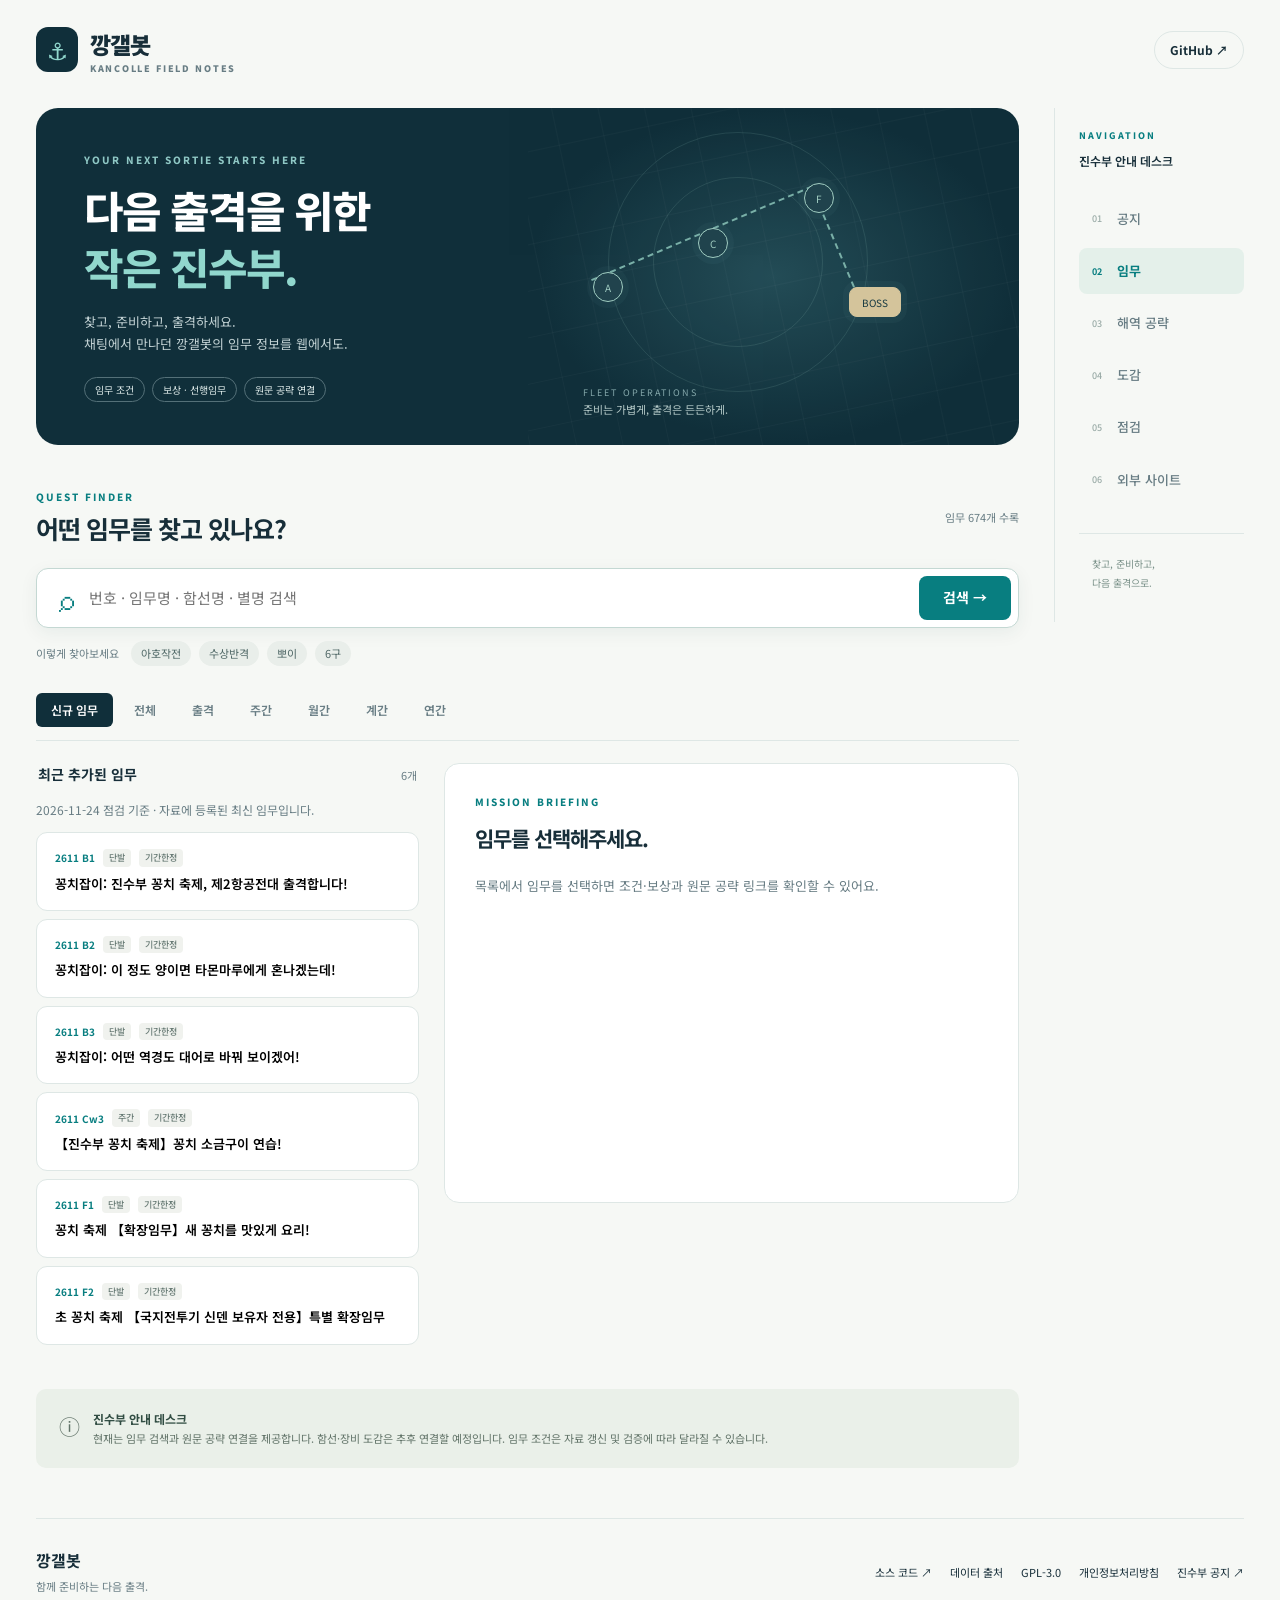
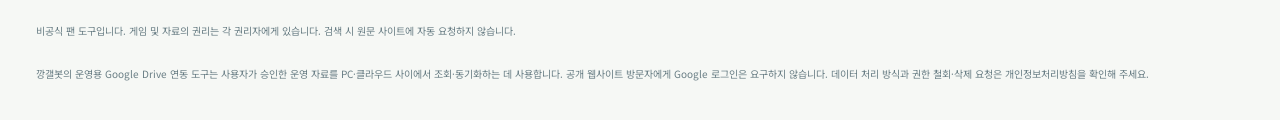
<file: web/index.html>
<!doctype html>
<html lang="ko">
<head>
  <meta charset="utf-8"><meta name="viewport" content="width=device-width,initial-scale=1">
  <meta name="google-site-verification" content="w5wlBP9_Tr3GfutbOTsvySRRIB2qvtBJwd-SGm5O2n0" />
  <meta name="description" content="칸코레 임무를 번호, 제목, 함선명과 별명으로 검색하세요. 깡갤봇 진수부 안내 데스크.">
  <meta name="color-scheme" content="light"><title>깡갤봇 · 진수부 안내 데스크</title>
  <link rel="stylesheet" href="style.css"><link rel="stylesheet" href="navigation.css"><script defer src="app.js"></script>
</head>
<body>
<header class="top"><a class="brand" href="./"><span class="brand-icon" aria-hidden="true">⚓</span><span>깡갤봇<small>KANCOLLE FIELD NOTES</small></span></a><div class="top-actions"><a class="github" href="https://github.com/kinggall/KKanggallbot" target="_blank" rel="noopener noreferrer">GitHub ↗</a><button id="menu-toggle" type="button" aria-expanded="false" aria-controls="site-menu">메뉴 ☰</button></div></header>
<div class="site-layout"><main>
  <section class="hero" data-view="quests"><div class="hero-copy"><p class="eyebrow">YOUR NEXT SORTIE STARTS HERE</p><h1>다음 출격을 위한<br><span>작은 진수부.</span></h1><p class="intro">찾고, 준비하고, 출격하세요.<br>채팅에서 만나던 깡갤봇의 임무 정보를 웹에서도.</p><div class="hero-tags"><span>임무 조건</span><span>보상 · 선행임무</span><span>원문 공략 연결</span></div></div><div class="hero-chart" aria-hidden="true"><div class="chart-grid"></div><div class="radar-circle one"></div><div class="radar-circle two"></div><div class="chart-route"></div><span class="point p1">A</span><span class="point p2">C</span><span class="point p3">F</span><span class="point p4">BOSS</span><div class="chart-note">FLEET OPERATIONS<br><strong>준비는 가볍게, 출격은 든든하게.</strong></div></div></section>
  <section class="desk" data-view="quests" aria-labelledby="search-title"><div class="section-heading"><div><p class="eyebrow">QUEST FINDER</p><h2 id="search-title">어떤 임무를 찾고 있나요?</h2></div><span id="catalog-count" class="count">자료 불러오는 중</span></div>
  <form id="search-form" role="search"><label class="sr-only" for="query">임무 번호, 제목, 함선명 또는 별명</label><div class="search-box"><span aria-hidden="true">⌕</span><input id="query" type="search" placeholder="번호 · 임무명 · 함선명 · 별명 검색" autocomplete="off" maxlength="120"><button id="search-button" type="submit" disabled>검색 <span aria-hidden="true">→</span></button></div></form>
  <div class="examples"><span>이렇게 찾아보세요</span><button data-query="아호작전">아호작전</button><button data-query="수상반격">수상반격</button><button data-query="뽀이">뽀이</button><button data-query="6구">6구</button></div>
  <div class="filters" aria-label="임무 필터"><button class="active" data-filter="new" aria-pressed="true">신규 임무</button><button data-filter="all" aria-pressed="false">전체</button><button data-filter="sortie" aria-pressed="false">출격</button><button data-filter="weekly" aria-pressed="false">주간</button><button data-filter="monthly" aria-pressed="false">월간</button><button data-filter="quarterly" aria-pressed="false">계간</button><button data-filter="annual" aria-pressed="false">연간</button></div>
  <div class="workspace"><section class="results-panel"><div class="results-heading"><h3 id="results-title">최근 추가된 임무</h3><span id="result-count"></span></div><p id="status" role="status" aria-live="polite">임무 데이터를 불러오고 있어요.</p><div id="results"></div><button id="more" class="more" hidden>더 보기</button></section><article id="detail" class="detail-panel" aria-labelledby="detail-title"><p class="eyebrow">MISSION BRIEFING</p><h2 id="detail-title">오늘은 어떤 출격을 할까요?</h2><p class="empty-description">왼쪽 목록에서 임무를 선택하면<br>조건과 보상, 다음 임무를 확인할 수 있어요.</p><div class="empty-anchor" aria-hidden="true">⚓</div><p class="small-note">공략 사진과 본문은 재게시하지 않습니다.<br>공략은 원문 사이트에서 확인하세요.</p></article></div>
  </section>
  <section class="notice" data-view="quests"><span aria-hidden="true">ⓘ</span><p><strong>진수부 안내 데스크</strong><br>현재는 임무 검색과 원문 공략 연결을 제공합니다. 함선·장비 도감은 추후 연결할 예정입니다. 임무 조건은 자료 갱신 및 검증에 따라 달라질 수 있습니다.</p></section>
  <section class="page-panel" data-view="notice" hidden aria-labelledby="notice-title"><p class="eyebrow">NOTICE BOARD</p><h1 id="notice-title">진수부 공지</h1><p class="page-intro">함께 출격하기 전에, 잠깐 확인해주세요.</p><article class="info-card"><span class="card-label">이용수칙</span><h2>서로 편안한 진수부를 위해</h2><ol class="rules"><li>진수부 인증 후 입장해주세요.</li><li>정치 떡밥·패드립·분탕은 금지합니다.</li><li>개인 간 분쟁은 차단으로 대응해주세요. 상대방 신고는 하지 않습니다.</li></ol><p class="small-note">이외 문의사항은 왕갤 1:1 톡을 이용해주세요.</p><a class="text-link" href="https://kinggall.tistory.com/" target="_blank" rel="noopener noreferrer">기존 진수부 공지 보기 ↗</a></article><article class="info-card"><span class="card-label">사이트 안내</span><h2>필요한 정보만, 가볍게</h2><p>임무 번호·제목·함선명·별명으로 임무를 찾아보세요. 조건과 보상, 선행·후속 임무를 연결해서 확인할 수 있습니다.</p><p>공략 사진과 본문은 재게시하지 않으며 원문 사이트로 안내합니다. 자료는 최신 게임 내용과 차이가 있을 수 있습니다.</p><a class="text-link" href="https://github.com/kinggall/KKanggallbot/commits/main/" target="_blank" rel="noopener noreferrer">봇·웹 변경 이력 ↗</a></article></section>
  <section class="page-panel" data-view="maps" hidden aria-labelledby="maps-title"><p class="eyebrow">SORTIE DIRECTORY</p><h1 id="maps-title">해역 공략</h1><p class="page-intro">해역을 선택하면 제카마시의 일반해역 원문 공략으로 이동합니다.</p><div id="map-directory"></div><p class="small-note">다게이지 해역은 원문 페이지 안에서 해당 게이지를 확인하세요. 링크 대상의 최신 정보는 원문에서 확인해주세요.</p></section>
  <section class="page-panel" data-view="catalog" hidden aria-labelledby="catalog-title"><p class="eyebrow">FLEET ARCHIVE</p><h1 id="catalog-title">도감</h1><p class="page-intro">우리 함대의 다음 준비를 위한 기록.</p><div class="directory-grid"><article class="info-card"><span class="card-label">준비 중</span><h2>함선 도감</h2><p>함선 능력치·개장·슬롯·초기장비를 연결할 예정입니다.</p><p class="bot-hint">현재는 채팅에서<br><code>!칸무스 카가</code><br><code>!슬롯 카가</code></p></article><article class="info-card"><span class="card-label">준비 중</span><h2>장비 도감</h2><p>장비 능력치와 개발·개수·피트 정보를 연결할 예정입니다.</p><p class="bot-hint">현재는 채팅에서<br><code>!장비 12cm 단장포</code><br><code>!개수 #7</code></p></article></div><a class="text-link" href="#page=quests">함선명으로 관련 임무 찾기 →</a></section>
  <section class="page-panel" data-view="maintenance" hidden aria-labelledby="maintenance-title"><p class="eyebrow">MAINTENANCE LOG</p><h1 id="maintenance-title">게임 점검</h1><p class="page-intro">게임 점검과 웹·봇 업데이트는 따로 안내합니다.</p><article class="info-card"><span class="card-label">일정 미등록</span><h2>등록된 다음 점검 일정이 없습니다.</h2><p>점검이 없다는 뜻은 아닙니다. 확인된 일정과 출처가 준비되면 이곳에 안내하겠습니다.</p><a class="text-link" href="https://x.com/KanColle_STAFF" target="_blank" rel="noopener noreferrer">칸코레 공식 운영 공지 확인 ↗</a></article><article class="info-card"><h2>점검 이후 추가된 임무</h2><p id="maintenance-data-date">등록된 임무 자료의 기준일을 불러오는 중입니다.</p><a class="text-link" href="#page=quests">임무 메뉴에서 신규 임무 보기 →</a><p class="small-note">임무 자료의 기준일은 다음 점검 날짜나 실시간 게임 운영 상태가 아닙니다.</p></article></section>
  <section class="page-panel" data-view="links" hidden aria-labelledby="links-title"><p class="eyebrow">USEFUL LINKS</p><h1 id="links-title">외부 사이트</h1><p class="page-intro">진수부에서 자주 찾는 항로를 모았습니다.</p><div class="directory-grid"><a class="info-card link-card" href="https://wikiwiki.jp/kancolle/" target="_blank" rel="noopener noreferrer"><span class="card-label">일본 위키</span><h2>칸코레 공략 Wiki ↗</h2><p>임무·해역·장비의 상세 조건과 검증 정보.</p></a><a class="info-card link-card" href="https://zekamashi.net/" target="_blank" rel="noopener noreferrer"><span class="card-label">출격 공략</span><h2>제카마시 ↗</h2><p>해역과 임무별 편성 예시·공략.</p></a><a class="info-card link-card" href="https://kanlog.info/" target="_blank" rel="noopener noreferrer"><span class="card-label">드랍 정보</span><h2>艦ろぐ · kanlog ↗</h2><p>해역별 드랍 집계와 레어 함선 정보.</p></a><a class="info-card link-card" href="https://akashi-list.me/" target="_blank" rel="noopener noreferrer"><span class="card-label">개수 정보</span><h2>아카시 리스트 ↗</h2><p>요일별 개수와 장비 관련 자료.</p></a><a class="info-card link-card" href="https://namu.wiki/w/%ED%95%A8%EB%8C%80%20%EC%BB%AC%EB%A0%89%EC%85%98" target="_blank" rel="noopener noreferrer"><span class="card-label">한국어 안내</span><h2>나무위키 ↗</h2><p>한국어로 읽는 칸코레 기본 정보.</p></a><a class="info-card link-card" href="https://luckyjervis.com/GotoBrowser/" target="_blank" rel="noopener noreferrer"><span class="card-label">플레이 도구</span><h2>GotoBrowser ↗</h2><p>안드로이드용 칸코레 브라우저 안내.</p></a></div><p class="small-note">외부 사이트는 각 운영자가 관리합니다. 정보 기준과 이용 조건을 확인해주세요.</p></section>
</main><aside class="side-nav" aria-label="사이트 메뉴"><div class="side-nav-top"><span class="eyebrow">NAVIGATION</span><span class="side-nav-subtitle">진수부 안내 데스크</span></div><nav id="site-menu" aria-label="주 메뉴"><a data-page="notice" href="#page=notice"><span aria-hidden="true">01</span>공지</a><a data-page="quests" href="#page=quests" aria-current="page"><span aria-hidden="true">02</span>임무</a><a data-page="maps" href="#page=maps"><span aria-hidden="true">03</span>해역 공략</a><a data-page="catalog" href="#page=catalog"><span aria-hidden="true">04</span>도감</a><a data-page="maintenance" href="#page=maintenance"><span aria-hidden="true">05</span>점검</a><a data-page="links" href="#page=links"><span aria-hidden="true">06</span>외부 사이트</a></nav><p class="side-note">찾고, 준비하고,<br>다음 출격으로.</p></aside></div>
<footer><div><strong>깡갤봇</strong><p>함께 준비하는 다음 출격.</p></div><nav aria-label="사이트 정보"><a href="https://github.com/kinggall/KKanggallbot" target="_blank" rel="noopener noreferrer">소스 코드 ↗</a><a href="THIRD_PARTY_NOTICES.md">데이터 출처</a><a href="LICENSE">GPL-3.0</a><a href="privacy.html">개인정보처리방침</a><a href="https://kinggall.tistory.com/" target="_blank" rel="noopener noreferrer">진수부 공지 ↗</a></nav><p class="disclaimer">비공식 팬 도구입니다. 게임 및 자료의 권리는 각 권리자에게 있습니다. 검색 시 원문 사이트에 자동 요청하지 않습니다.</p><p class="disclaimer">깡갤봇의 운영용 Google Drive 연동 도구는 사용자가 승인한 운영 자료를 PC·클라우드 사이에서 조회·동기화하는 데 사용합니다. 공개 웹사이트 방문자에게 Google 로그인은 요구하지 않습니다. 데이터 처리 방식과 권한 철회·삭제 요청은 <a href="privacy.html">개인정보처리방침</a>을 확인해 주세요.</p></footer>
</body></html>
</file>
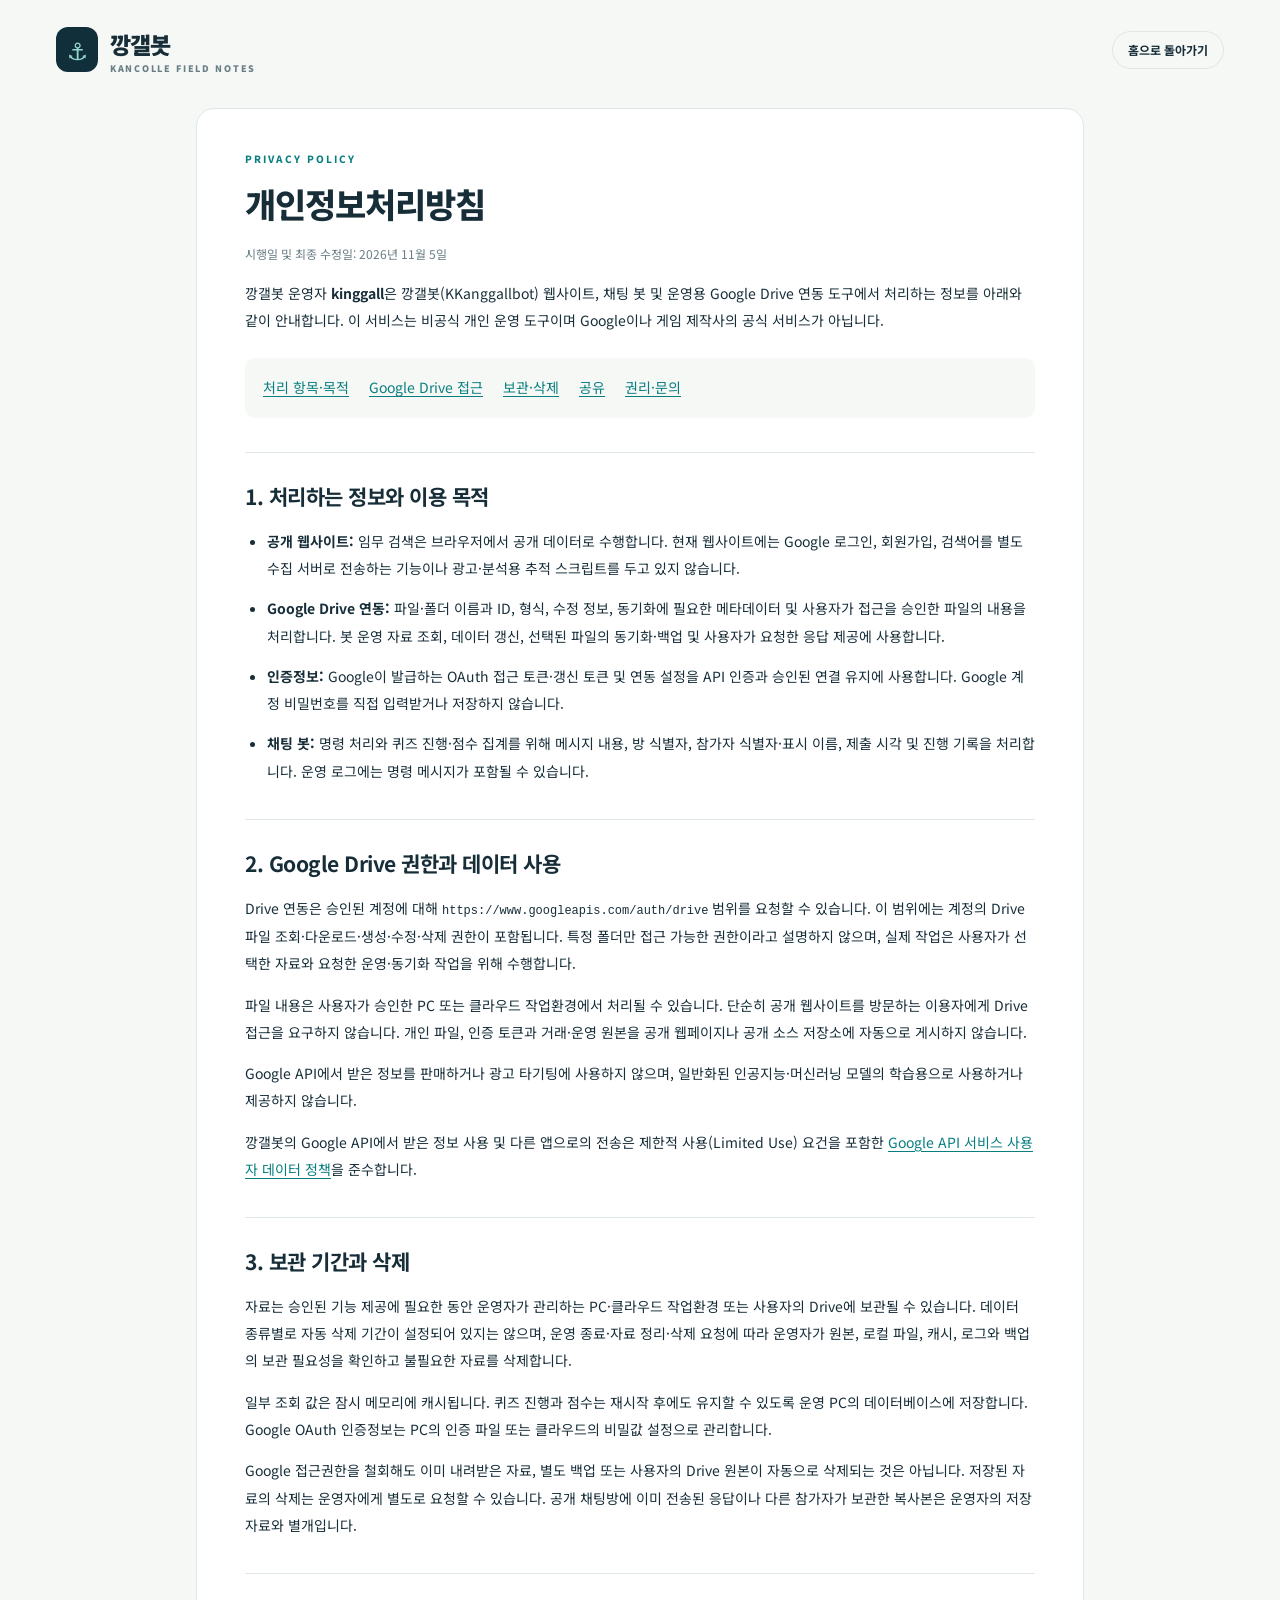
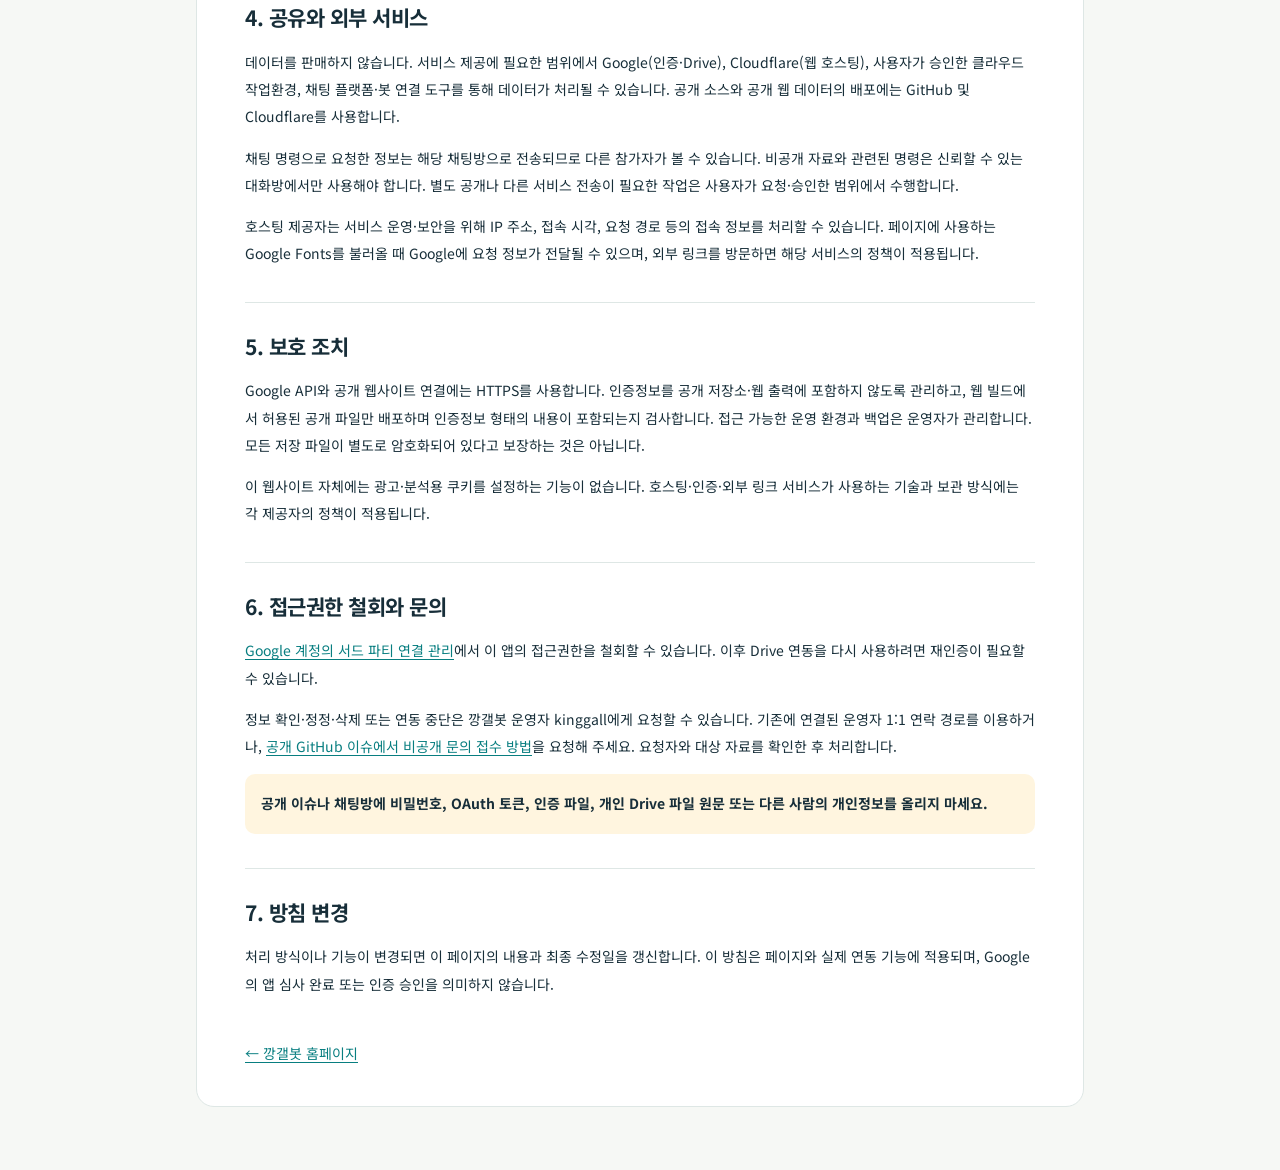
<file: web/privacy.html>
<!doctype html>
<html lang="ko">
<head>
  <meta charset="utf-8">
  <meta name="viewport" content="width=device-width,initial-scale=1">
  <meta name="description" content="깡갤봇 웹사이트와 Google Drive 연동 도구의 데이터 접근, 이용, 보관, 공유 및 삭제에 관한 개인정보처리방침입니다.">
  <title>개인정보처리방침 · 깡갤봇</title>
  <link rel="stylesheet" href="style.css">
  <link rel="stylesheet" href="privacy.css">
</head>
<body>
  <header class="top"><a class="brand" href="./"><span class="brand-icon" aria-hidden="true">⚓</span><span>깡갤봇<small>KANCOLLE FIELD NOTES</small></span></a><a class="github" href="./">홈으로 돌아가기</a></header>
  <main class="policy">
    <article>
      <p class="eyebrow">PRIVACY POLICY</p>
      <h1>개인정보처리방침</h1>
      <p class="policy-date">시행일 및 최종 수정일: 2026년 11월 5일</p>
      <p>깡갤봇 운영자 <strong>kinggall</strong>은 깡갤봇(KKanggallbot) 웹사이트, 채팅 봇 및 운영용 Google Drive 연동 도구에서 처리하는 정보를 아래와 같이 안내합니다. 이 서비스는 비공식 개인 운영 도구이며 Google이나 게임 제작사의 공식 서비스가 아닙니다.</p>
      <nav class="policy-index" aria-label="방침 목차"><a href="#data">처리 항목·목적</a><a href="#google">Google Drive 접근</a><a href="#storage">보관·삭제</a><a href="#sharing">공유</a><a href="#rights">권리·문의</a></nav>

      <section id="data">
        <h2>1. 처리하는 정보와 이용 목적</h2>
        <ul>
          <li><strong>공개 웹사이트:</strong> 임무 검색은 브라우저에서 공개 데이터로 수행합니다. 현재 웹사이트에는 Google 로그인, 회원가입, 검색어를 별도 수집 서버로 전송하는 기능이나 광고·분석용 추적 스크립트를 두고 있지 않습니다.</li>
          <li><strong>Google Drive 연동:</strong> 파일·폴더 이름과 ID, 형식, 수정 정보, 동기화에 필요한 메타데이터 및 사용자가 접근을 승인한 파일의 내용을 처리합니다. 봇 운영 자료 조회, 데이터 갱신, 선택된 파일의 동기화·백업 및 사용자가 요청한 응답 제공에 사용합니다.</li>
          <li><strong>인증정보:</strong> Google이 발급하는 OAuth 접근 토큰·갱신 토큰 및 연동 설정을 API 인증과 승인된 연결 유지에 사용합니다. Google 계정 비밀번호를 직접 입력받거나 저장하지 않습니다.</li>
          <li><strong>채팅 봇:</strong> 명령 처리와 퀴즈 진행·점수 집계를 위해 메시지 내용, 방 식별자, 참가자 식별자·표시 이름, 제출 시각 및 진행 기록을 처리합니다. 운영 로그에는 명령 메시지가 포함될 수 있습니다.</li>
        </ul>
      </section>

      <section id="google">
        <h2>2. Google Drive 권한과 데이터 사용</h2>
        <p>Drive 연동은 승인된 계정에 대해 <code>https://www.googleapis.com/auth/drive</code> 범위를 요청할 수 있습니다. 이 범위에는 계정의 Drive 파일 조회·다운로드·생성·수정·삭제 권한이 포함됩니다. 특정 폴더만 접근 가능한 권한이라고 설명하지 않으며, 실제 작업은 사용자가 선택한 자료와 요청한 운영·동기화 작업을 위해 수행합니다.</p>
        <p>파일 내용은 사용자가 승인한 PC 또는 클라우드 작업환경에서 처리될 수 있습니다. 단순히 공개 웹사이트를 방문하는 이용자에게 Drive 접근을 요구하지 않습니다. 개인 파일, 인증 토큰과 거래·운영 원본을 공개 웹페이지나 공개 소스 저장소에 자동으로 게시하지 않습니다.</p>
        <p>Google API에서 받은 정보를 판매하거나 광고 타기팅에 사용하지 않으며, 일반화된 인공지능·머신러닝 모델의 학습용으로 사용하거나 제공하지 않습니다.</p>
        <p>깡갤봇의 Google API에서 받은 정보 사용 및 다른 앱으로의 전송은 제한적 사용(Limited Use) 요건을 포함한 <a href="https://developers.google.com/terms/api-services-user-data-policy" target="_blank" rel="noopener noreferrer">Google API 서비스 사용자 데이터 정책</a>을 준수합니다.</p>
      </section>

      <section id="storage">
        <h2>3. 보관 기간과 삭제</h2>
        <p>자료는 승인된 기능 제공에 필요한 동안 운영자가 관리하는 PC·클라우드 작업환경 또는 사용자의 Drive에 보관될 수 있습니다. 데이터 종류별로 자동 삭제 기간이 설정되어 있지는 않으며, 운영 종료·자료 정리·삭제 요청에 따라 운영자가 원본, 로컬 파일, 캐시, 로그와 백업의 보관 필요성을 확인하고 불필요한 자료를 삭제합니다.</p>
        <p>일부 조회 값은 잠시 메모리에 캐시됩니다. 퀴즈 진행과 점수는 재시작 후에도 유지할 수 있도록 운영 PC의 데이터베이스에 저장합니다. Google OAuth 인증정보는 PC의 인증 파일 또는 클라우드의 비밀값 설정으로 관리합니다.</p>
        <p>Google 접근권한을 철회해도 이미 내려받은 자료, 별도 백업 또는 사용자의 Drive 원본이 자동으로 삭제되는 것은 아닙니다. 저장된 자료의 삭제는 운영자에게 별도로 요청할 수 있습니다. 공개 채팅방에 이미 전송된 응답이나 다른 참가자가 보관한 복사본은 운영자의 저장 자료와 별개입니다.</p>
      </section>

      <section id="sharing">
        <h2>4. 공유와 외부 서비스</h2>
        <p>데이터를 판매하지 않습니다. 서비스 제공에 필요한 범위에서 Google(인증·Drive), Cloudflare(웹 호스팅), 사용자가 승인한 클라우드 작업환경, 채팅 플랫폼·봇 연결 도구를 통해 데이터가 처리될 수 있습니다. 공개 소스와 공개 웹 데이터의 배포에는 GitHub 및 Cloudflare를 사용합니다.</p>
        <p>채팅 명령으로 요청한 정보는 해당 채팅방으로 전송되므로 다른 참가자가 볼 수 있습니다. 비공개 자료와 관련된 명령은 신뢰할 수 있는 대화방에서만 사용해야 합니다. 별도 공개나 다른 서비스 전송이 필요한 작업은 사용자가 요청·승인한 범위에서 수행합니다.</p>
        <p>호스팅 제공자는 서비스 운영·보안을 위해 IP 주소, 접속 시각, 요청 경로 등의 접속 정보를 처리할 수 있습니다. 페이지에 사용하는 Google Fonts를 불러올 때 Google에 요청 정보가 전달될 수 있으며, 외부 링크를 방문하면 해당 서비스의 정책이 적용됩니다.</p>
      </section>

      <section id="security">
        <h2>5. 보호 조치</h2>
        <p>Google API와 공개 웹사이트 연결에는 HTTPS를 사용합니다. 인증정보를 공개 저장소·웹 출력에 포함하지 않도록 관리하고, 웹 빌드에서 허용된 공개 파일만 배포하며 인증정보 형태의 내용이 포함되는지 검사합니다. 접근 가능한 운영 환경과 백업은 운영자가 관리합니다. 모든 저장 파일이 별도로 암호화되어 있다고 보장하는 것은 아닙니다.</p>
        <p>이 웹사이트 자체에는 광고·분석용 쿠키를 설정하는 기능이 없습니다. 호스팅·인증·외부 링크 서비스가 사용하는 기술과 보관 방식에는 각 제공자의 정책이 적용됩니다.</p>
      </section>

      <section id="rights">
        <h2>6. 접근권한 철회와 문의</h2>
        <p><a href="https://myaccount.google.com/connections" target="_blank" rel="noopener noreferrer">Google 계정의 서드 파티 연결 관리</a>에서 이 앱의 접근권한을 철회할 수 있습니다. 이후 Drive 연동을 다시 사용하려면 재인증이 필요할 수 있습니다.</p>
        <p>정보 확인·정정·삭제 또는 연동 중단은 깡갤봇 운영자 kinggall에게 요청할 수 있습니다. 기존에 연결된 운영자 1:1 연락 경로를 이용하거나, <a href="https://github.com/kinggall/KKanggallbot/issues/new" target="_blank" rel="noopener noreferrer">공개 GitHub 이슈에서 비공개 문의 접수 방법</a>을 요청해 주세요. 요청자와 대상 자료를 확인한 후 처리합니다.</p>
        <p class="policy-warning"><strong>공개 이슈나 채팅방에 비밀번호, OAuth 토큰, 인증 파일, 개인 Drive 파일 원문 또는 다른 사람의 개인정보를 올리지 마세요.</strong></p>
      </section>

      <section id="changes">
        <h2>7. 방침 변경</h2>
        <p>처리 방식이나 기능이 변경되면 이 페이지의 내용과 최종 수정일을 갱신합니다. 이 방침은 페이지와 실제 연동 기능에 적용되며, Google의 앱 심사 완료 또는 인증 승인을 의미하지 않습니다.</p>
      </section>
      <a class="policy-back" href="./">← 깡갤봇 홈페이지</a>
    </article>
  </main>
</body>
</html>
</file>
<file: web/style.css>
@import url('https://fonts.googleapis.com/css2?family=Noto+Sans+KR:wght@400;500;600;700;800;900&display=swap');
:root{--ink:#172e39;--muted:#687d84;--teal:#087e80;--line:#dee7e5;--paper:#f6f8f5;--navy:#102f3a}*{box-sizing:border-box}body{margin:0;background:var(--paper);color:var(--ink);font-family:'Noto Sans KR',system-ui,sans-serif;font-size:14px;line-height:1.7}button,input{font:inherit}button,a,input{-webkit-tap-highlight-color:transparent}button{cursor:pointer}a{color:inherit;text-decoration:none}button:focus-visible,a:focus-visible,input:focus-visible{outline:3px solid #e4ac55;outline-offset:4px}.top{max-width:1240px;margin:auto;height:100px;display:flex;align-items:center;justify-content:space-between;padding:0 36px}.brand{display:flex;gap:12px;align-items:center;font-size:23px;font-weight:900;letter-spacing:-1px}.brand-icon{background:var(--navy);color:#91d7cd;width:42px;height:45px;border-radius:12px;display:grid;place-items:center;font-size:24px}.brand small{display:block;font-size:9px;letter-spacing:1.7px;color:var(--muted);line-height:1.2}.github{font-size:12px;font-weight:700;border:1px solid var(--line);padding:8px 15px;border-radius:30px}main{max-width:1240px;margin:auto;padding:8px 36px 50px}.hero{display:grid;grid-template-columns:1fr 1fr;min-height:320px;background:var(--navy);color:#fff;border-radius:22px;overflow:hidden;position:relative}.hero-copy{padding:43px 48px;z-index:1}.eyebrow{font-size:10px;letter-spacing:2px;font-weight:800;margin:0 0 13px;color:var(--teal)}.hero .eyebrow{color:#8fc8c5}h1{font-size:43px;line-height:1.32;letter-spacing:-2px;margin:0 0 16px;font-weight:800}h1 span{color:#91d7cd}.intro{color:#c2d2d4;font-size:13px;margin-bottom:22px}.hero-tags{display:flex;gap:7px;flex-wrap:wrap}.hero-tags span{border:1px solid #547078;border-radius:25px;padding:3px 10px;color:#dce9e8;font-size:10px}.hero-chart{position:relative;overflow:hidden;opacity:.9;background:radial-gradient(ellipse at center,#26505a,transparent 70%)}.chart-grid{position:absolute;inset:0;background-image:linear-gradient(#ffffff08 1px,transparent 1px),linear-gradient(90deg,#ffffff08 1px,transparent 1px);background-size:35px 35px;transform:rotate(-12deg) scale(1.3)}.radar-circle{position:absolute;border:1px solid #a7d7ce24;width:260px;height:260px;left:80px;top:24px;border-radius:50%}.radar-circle.two{width:170px;height:170px;top:69px;left:125px}.chart-route{position:absolute;width:240px;height:110px;left:75px;top:120px;border-top:2px dashed #85beb4;border-right:2px dashed #85beb4;transform:rotate(-23deg)}.point{position:absolute;width:30px;height:30px;border-radius:50%;display:grid;place-items:center;background:#234650;border:1px solid #b1dfd1;color:#b1dfd1;font-size:10px;box-shadow:0 0 0 6px #8dc3bb0d}.p1{left:65px;top:164px}.p2{left:170px;top:120px}.p3{left:276px;top:75px}.p4{left:321px;top:179px;width:52px;border-radius:8px;background:#ead5a7;color:#173b43;border-color:#ead5a7}.chart-note{position:absolute;left:55px;bottom:26px;font-size:9px;letter-spacing:2px;color:#91b5b7}.chart-note strong{font-size:11px;letter-spacing:0;font-weight:400;color:#c6dad7}.desk{margin-top:43px}.section-heading{display:flex;align-items:center;justify-content:space-between;margin-bottom:21px}.section-heading .eyebrow{margin-bottom:5px}h2{font-size:25px;letter-spacing:-1px;line-height:1.5;margin:0}.count{font-size:11px;color:var(--muted)}.search-box{display:flex;background:white;border:1px solid #c4d8d3;border-radius:12px;padding:7px;gap:8px;box-shadow:0 5px 18px #123b3810}.search-box>span{font-size:30px;line-height:1.4;color:var(--teal);margin-left:15px}.search-box input{min-width:0;flex:1;border:0;background:transparent;padding:7px;font-size:15px;outline:none;color:var(--ink)}.search-box button{background:var(--teal);color:white;border:0;border-radius:8px;padding:10px 24px;font-weight:700}.search-box button:disabled{opacity:.5}.examples{display:flex;gap:8px;align-items:center;flex-wrap:wrap;margin:13px 0 27px;font-size:11px}.examples>span{color:var(--muted);margin-right:4px}.examples button{border:0;background:#e9eeea;padding:3px 10px;border-radius:20px;color:#506867}.filters{display:flex;gap:6px;border-bottom:1px solid var(--line);padding-bottom:13px;overflow:auto}.filters button{white-space:nowrap;border:0;background:none;color:var(--muted);padding:7px 15px;border-radius:6px;font-size:12px;font-weight:600}.filters button.active{background:var(--navy);color:white}.workspace{display:grid;grid-template-columns: minmax(280px, .9fr) minmax(0,1.35fr);gap:25px;margin-top:22px;align-items:start}.results-heading{display:flex;justify-content:space-between;align-items:center;padding:0 2px 13px}.results-heading h3{font-size:14px;margin:0}.results-heading span{font-size:11px;color:var(--muted)}#status{font-size:12px;color:var(--muted);margin:0 0 12px}.quest-row{display:block;width:100%;text-align:left;border:1px solid var(--line);background:#fff;border-radius:11px;padding:16px 18px;margin-bottom:8px;transition:border-color .15s,transform .15s}.quest-row:hover{border-color:#6faaa3;transform:translateY(-1px)}.quest-row.selected{border-color:var(--teal);background:#edf7f3}.row-meta{display:flex;gap:8px;align-items:center;margin-bottom:6px;color:var(--teal);font-size:10px;font-weight:700}.badge{font-size:9px;font-weight:500;background:#f0f2ee;color:#687b75;padding:1px 6px;border-radius:4px}.quest-row strong{display:block;font-size:13px;font-weight:600;line-height:1.65}.detail-panel{background:white;border:1px solid var(--line);border-radius:15px;padding:29px 30px;min-height:440px;position:sticky;top:20px}.detail-panel h2{font-size:21px;margin-bottom:20px}.empty-description{color:var(--muted);font-size:13px}.empty-anchor{text-align:center;font-size:70px;color:#cadbd5;margin:30px}.small-note{font-size:11px;color:var(--muted)}.detail-text{white-space:pre-wrap;overflow-wrap:anywhere;font:inherit;font-size:12px;line-height:1.95;margin:0}.source-links{border-top:1px solid var(--line);padding-top:18px;margin-top:22px;display:flex;gap:8px;flex-wrap:wrap}.source-links a,.related button{display:inline-block;background:#edf5f1;color:#176766;border:0;border-radius:6px;font-size:11px;padding:7px 10px}.related{margin-top:18px;display:flex;flex-wrap:wrap;align-items:center;gap:6px}.related>span{font-size:11px;color:var(--muted);width:100%}.more{width:100%;padding:10px;background:none;border:1px solid var(--line);border-radius:8px;color:var(--muted);font-size:12px}.notice{display:flex;gap:13px;margin-top:36px;padding:20px 23px;border-radius:10px;background:#eaf0e9;color:#617368;font-size:11px}.notice>span{font-size:21px}.notice p{margin:0}.notice strong{font-size:12px;color:#314d43}footer{max-width:1168px;margin:auto;padding:28px 0 35px;border-top:1px solid var(--line);display:flex;flex-wrap:wrap;gap:20px;justify-content:space-between}footer strong{font-size:16px}footer p{font-size:11px;margin:3px 0;color:var(--muted)}footer nav{display:flex;gap:18px;align-items:center;font-size:11px}.disclaimer{width:100%;font-size:10px}.sr-only{position:absolute;width:1px;height:1px;padding:0;margin:-1px;overflow:hidden;clip:rect(0,0,0,0);white-space:nowrap;border:0}[hidden]{display:none!important}@media(min-width:1500px){main{padding-top:18px}}@media(max-width:760px){.top{height:82px;padding:0 20px}main{padding:0 16px 30px}.hero{grid-template-columns:1fr;min-height:0}.hero-copy{padding:30px 26px}.hero-chart{display:none}h1{font-size:35px}.hero .intro{font-size:12px}.desk{margin-top:30px}h2{font-size:21px}.count{font-size:10px}.search-box input{font-size:12px;padding:5px 0}.search-box>span{margin-left:6px}.search-box button{padding:10px 15px}.filters button{padding:7px 12px}.workspace{grid-template-columns:1fr;gap:20px}.detail-panel{position:static;padding:25px 22px;min-height:300px}.section-heading{align-items:end}.examples{gap:6px}.examples>span{width:100%;margin-bottom:2px}footer{margin:0 20px;padding-bottom:25px}footer nav{gap:14px;flex-wrap:wrap}.hero-tags span{font-size:9px}}@media(prefers-reduced-motion:reduce){*{scroll-behavior:auto!important;transition:none!important}}
</file>
<file: web/navigation.css>
.top{max-width:1420px}.top-actions{display:flex;align-items:center;gap:12px}#menu-toggle{display:none;background:white;border:1px solid var(--line);border-radius:8px;padding:8px 12px;color:var(--ink);font-size:12px}.site-layout{max-width:1420px;margin:auto;padding:8px 36px 50px;display:grid;grid-template-columns:minmax(0,1fr) 190px;gap:35px;align-items:start}.site-layout main{max-width:none;padding:0;min-width:0;width:100%}.side-nav{position:sticky;top:26px;border-left:1px solid var(--line);padding:20px 0 20px 24px}.side-nav-top .eyebrow{display:block;font-size:9px;margin-bottom:6px}.side-nav-subtitle{font-size:12px;font-weight:600}.side-nav nav{display:flex;flex-direction:column;gap:6px;margin-top:23px}.side-nav nav a{display:flex;gap:15px;align-items:center;padding:12px 13px;border-radius:8px;font-size:13px;color:var(--muted);font-weight:500}.side-nav nav a span{font-size:9px;color:#9aaba7;font-variant-numeric:tabular-nums}.side-nav nav a:hover{background:#e8eeea;color:var(--teal)}.side-nav nav a[aria-current=page]{color:var(--teal);background:#e4f0ea;font-weight:700}.side-nav nav a[aria-current=page] span{color:var(--teal)}.side-note{border-top:1px solid var(--line);font-size:10px;color:#7a9189;margin-top:30px;padding:20px 13px 0;line-height:1.9}.page-panel{padding:35px 0 20px;min-height:580px}.page-panel h1{font-size:35px;letter-spacing:-1.5px;margin-bottom:12px}.page-intro{color:var(--muted);font-size:13px;margin-bottom:30px}.info-card{background:white;border:1px solid var(--line);border-radius:14px;padding:26px;margin-bottom:16px}.info-card h2{font-size:19px;margin-bottom:13px}.info-card p{font-size:12px;color:var(--muted)}.card-label{display:inline-block;font-size:10px;color:var(--teal);background:#edf5ee;padding:3px 8px;border-radius:5px;margin-bottom:14px}.rules{font-size:13px;line-height:2.1;padding-left:20px}.text-link{display:inline-block;font-size:12px;color:var(--teal);font-weight:600;padding:6px 0}.text-link:hover{text-decoration:underline}.directory-grid{display:grid;grid-template-columns:repeat(2,minmax(0,1fr));gap:16px}.directory-grid .info-card{margin:0}.link-card{transition:border-color .15s,transform .15s}.link-card:hover{border-color:#70aba4;transform:translateY(-2px)}.bot-hint{padding-top:12px;border-top:1px solid var(--line)}.bot-hint code{display:inline-block;font:inherit;color:#285d59;background:#f0f5ef;padding:2px 7px;margin-top:5px;border-radius:5px}.map-region{margin:26px 0}.map-region h2{font-size:15px;margin-bottom:12px}.map-grid{display:grid;grid-template-columns:repeat(6,minmax(0,1fr));gap:9px}.map-link{display:flex;flex-direction:column;align-items:center;justify-content:center;background:white;border:1px solid var(--line);border-radius:10px;min-height:78px;gap:4px;font-size:17px;font-weight:700;color:var(--ink)}.map-link small{font-size:9px;font-weight:400;color:var(--muted)}.map-link:hover{border-color:var(--teal);background:#edf5ee}footer{max-width:1348px;width:calc(100% - 72px)}@media(max-width:1050px){.site-layout{display:block;padding:0 24px 35px}.top{height:82px;padding:0 24px}#menu-toggle{display:block}.side-nav{display:none;position:fixed;right:24px;top:75px;z-index:20;width:235px;max-height:calc(100dvh - 95px);overflow:auto;background:var(--paper);border:1px solid var(--line);border-radius:14px;padding:22px;box-shadow:0 12px 45px #18312f22}.side-nav.is-open{display:block}.side-nav nav{margin-top:15px}.side-note{display:none}.page-panel{padding-top:25px}}@media(max-width:760px){.site-layout{padding:0 16px 30px}.top{padding:0 16px}.top .github{font-size:10px;padding:6px 10px}.side-nav{right:16px}.page-panel h1{font-size:29px}.directory-grid{grid-template-columns:1fr;gap:12px}.info-card{padding:22px}.map-grid{grid-template-columns:repeat(3,minmax(0,1fr))}.map-link{min-height:72px}.page-panel{min-height:450px}footer{margin:0 20px;width:calc(100% - 40px)}}
</file>
<file: web/privacy.css>
.policy{max-width:960px;padding-bottom:64px}
.policy article{background:#fff;border:1px solid var(--line);border-radius:18px;padding:40px 48px}
.policy h1{font-size:34px;letter-spacing:-1px;word-break:keep-all}
.policy h2{font-size:21px;letter-spacing:-.5px;margin:0 0 15px;word-break:keep-all}
.policy p,.policy li{line-height:1.95;overflow-wrap:anywhere}
.policy ul{padding-left:22px}.policy li+li{margin-top:13px}
.policy section{margin-top:34px;padding-top:28px;border-top:1px solid var(--line);scroll-margin-top:24px}
.policy a{color:var(--teal);text-decoration:underline;text-underline-offset:3px}
.policy-date{font-size:12px;color:var(--muted)}
.policy-index{display:flex;flex-wrap:wrap;gap:8px 20px;background:var(--paper);padding:18px;border-radius:10px;margin-top:24px}
.policy code{font-size:12px;overflow-wrap:anywhere}
.policy-warning{background:#fff5df;border-radius:10px;padding:16px}
.policy-back{display:inline-block;margin-top:30px}
@media(max-width:760px){.policy{padding:8px 16px 32px}.policy article{padding:26px 22px}.policy h1{font-size:29px}.policy h2{font-size:19px}}
</file>
